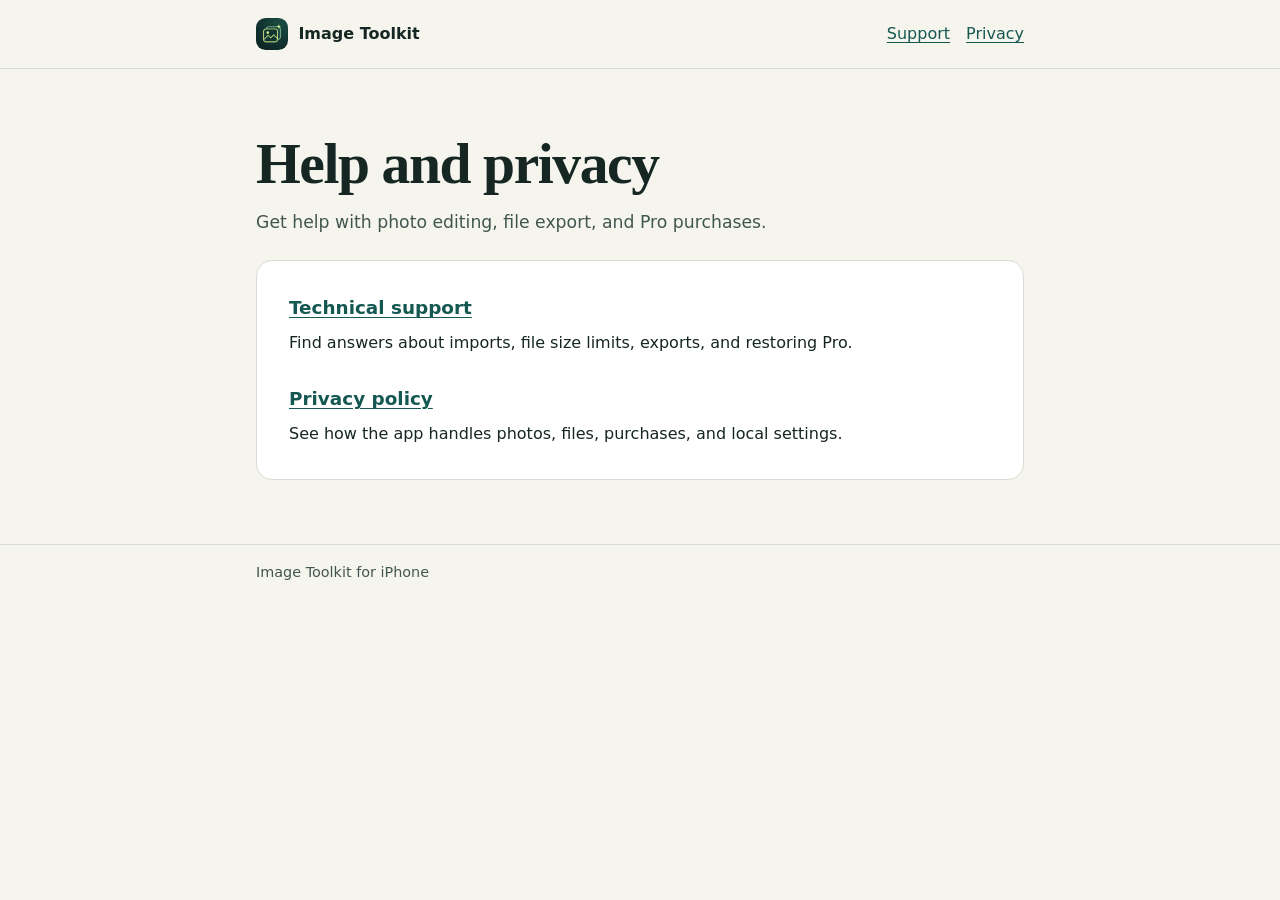
<file: index.html>
<!doctype html>
<html lang="en-US">
<head>
  <meta charset="utf-8">
  <meta name="viewport" content="width=device-width, initial-scale=1">
  <meta name="description" content="Technical support and privacy information for Image Toolkit for iPhone.">
  <title>Help and privacy · Image Toolkit</title>
  <link rel="icon" href="icon.png">
  <link rel="stylesheet" href="style.css">
</head>
<body>
  <header><div class="wrap">
    <a class="brand" href="./"><img src="icon.png" width="32" height="32" alt="">Image Toolkit</a>
    <nav aria-label="Help pages"><a href="support.html">Support</a><a href="privacy.html">Privacy</a></nav>
  </div></header>
  <main class="wrap">
    <h1>Help and privacy</h1>
    <p class="lead">Get help with photo editing, file export, and Pro purchases.</p>
    <article>
      <h2><a href="support.html">Technical support</a></h2>
      <p>Find answers about imports, file size limits, exports, and restoring Pro.</p>
      <h2><a href="privacy.html">Privacy policy</a></h2>
      <p>See how the app handles photos, files, purchases, and local settings.</p>
    </article>
  </main>
  <footer><div class="wrap">Image Toolkit for iPhone</div></footer>
</body>
</html>
</file>
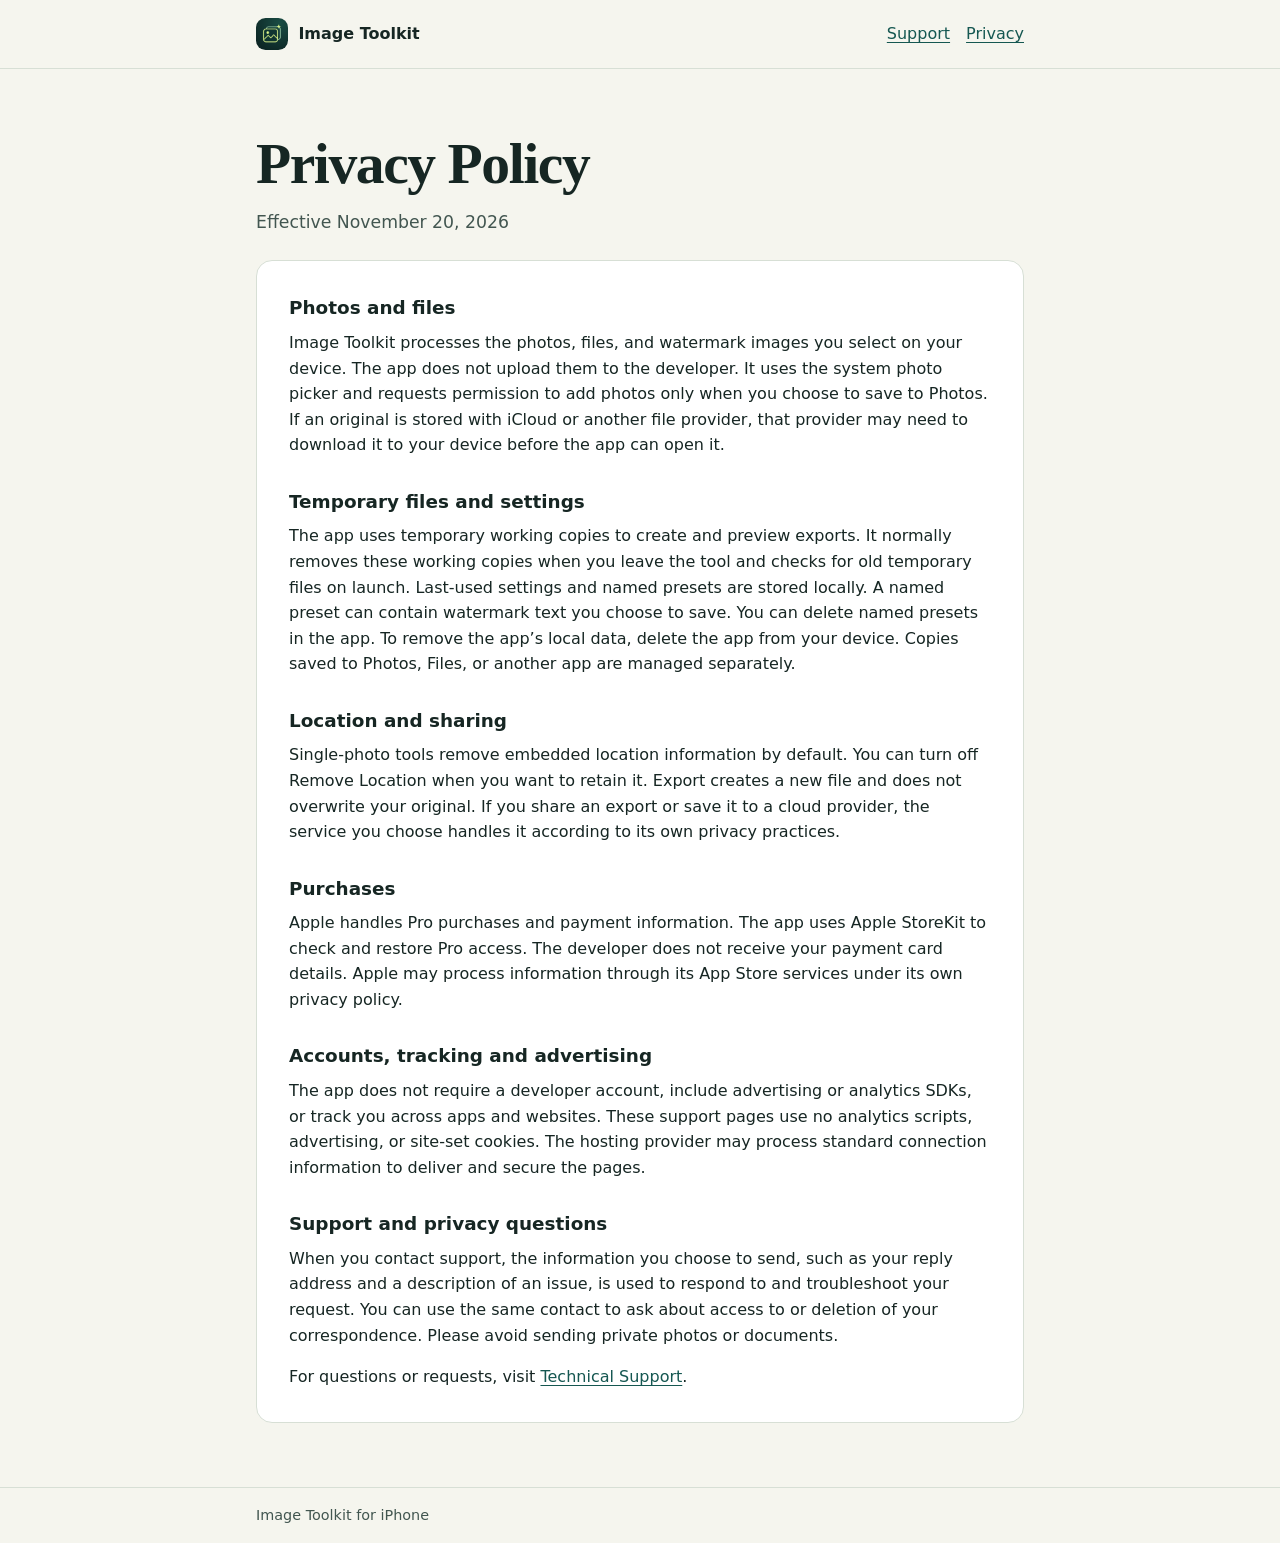
<file: privacy.html>
<!doctype html>
<html lang="en-US">
<head>
  <meta charset="utf-8">
  <meta name="viewport" content="width=device-width, initial-scale=1">
  <meta name="description" content="How Image Toolkit handles photos, files, and purchases.">
  <title>Privacy Policy · Image Toolkit</title>
  <link rel="icon" href="icon.png">
  <link rel="stylesheet" href="style.css">
</head>
<body>
  <header><div class="wrap">
    <a class="brand" href="./"><img src="icon.png" width="32" height="32" alt="">Image Toolkit</a>
    <nav aria-label="Help pages"><a href="support.html">Support</a><a href="privacy.html">Privacy</a></nav>
  </div></header>
  <main class="wrap">
    <h1>Privacy Policy</h1>
    <p class="lead">Effective November 20, 2026</p>
    <article>
      <h2>Photos and files</h2>
      <p>Image Toolkit processes the photos, files, and watermark images you select on your device. The app does not upload them to the developer. It uses the system photo picker and requests permission to add photos only when you choose to save to Photos. If an original is stored with iCloud or another file provider, that provider may need to download it to your device before the app can open it.</p>
      <h2>Temporary files and settings</h2>
      <p>The app uses temporary working copies to create and preview exports. It normally removes these working copies when you leave the tool and checks for old temporary files on launch. Last-used settings and named presets are stored locally. A named preset can contain watermark text you choose to save. You can delete named presets in the app. To remove the app’s local data, delete the app from your device. Copies saved to Photos, Files, or another app are managed separately.</p>
      <h2>Location and sharing</h2>
      <p>Single-photo tools remove embedded location information by default. You can turn off Remove Location when you want to retain it. Export creates a new file and does not overwrite your original. If you share an export or save it to a cloud provider, the service you choose handles it according to its own privacy practices.</p>
      <h2>Purchases</h2>
      <p>Apple handles Pro purchases and payment information. The app uses Apple StoreKit to check and restore Pro access. The developer does not receive your payment card details. Apple may process information through its App Store services under its own privacy policy.</p>
      <h2>Accounts, tracking and advertising</h2>
      <p>The app does not require a developer account, include advertising or analytics SDKs, or track you across apps and websites. These support pages use no analytics scripts, advertising, or site-set cookies. The hosting provider may process standard connection information to deliver and secure the pages.</p>
      <h2>Support and privacy questions</h2>
      <p>When you contact support, the information you choose to send, such as your reply address and a description of an issue, is used to respond to and troubleshoot your request. You can use the same contact to ask about access to or deletion of your correspondence. Please avoid sending private photos or documents.</p>
      <p>For questions or requests, visit <a href="support.html#contact">Technical Support</a>.</p>
    </article>
  </main>
  <footer><div class="wrap">Image Toolkit for iPhone</div></footer>
</body>
</html>
</file>
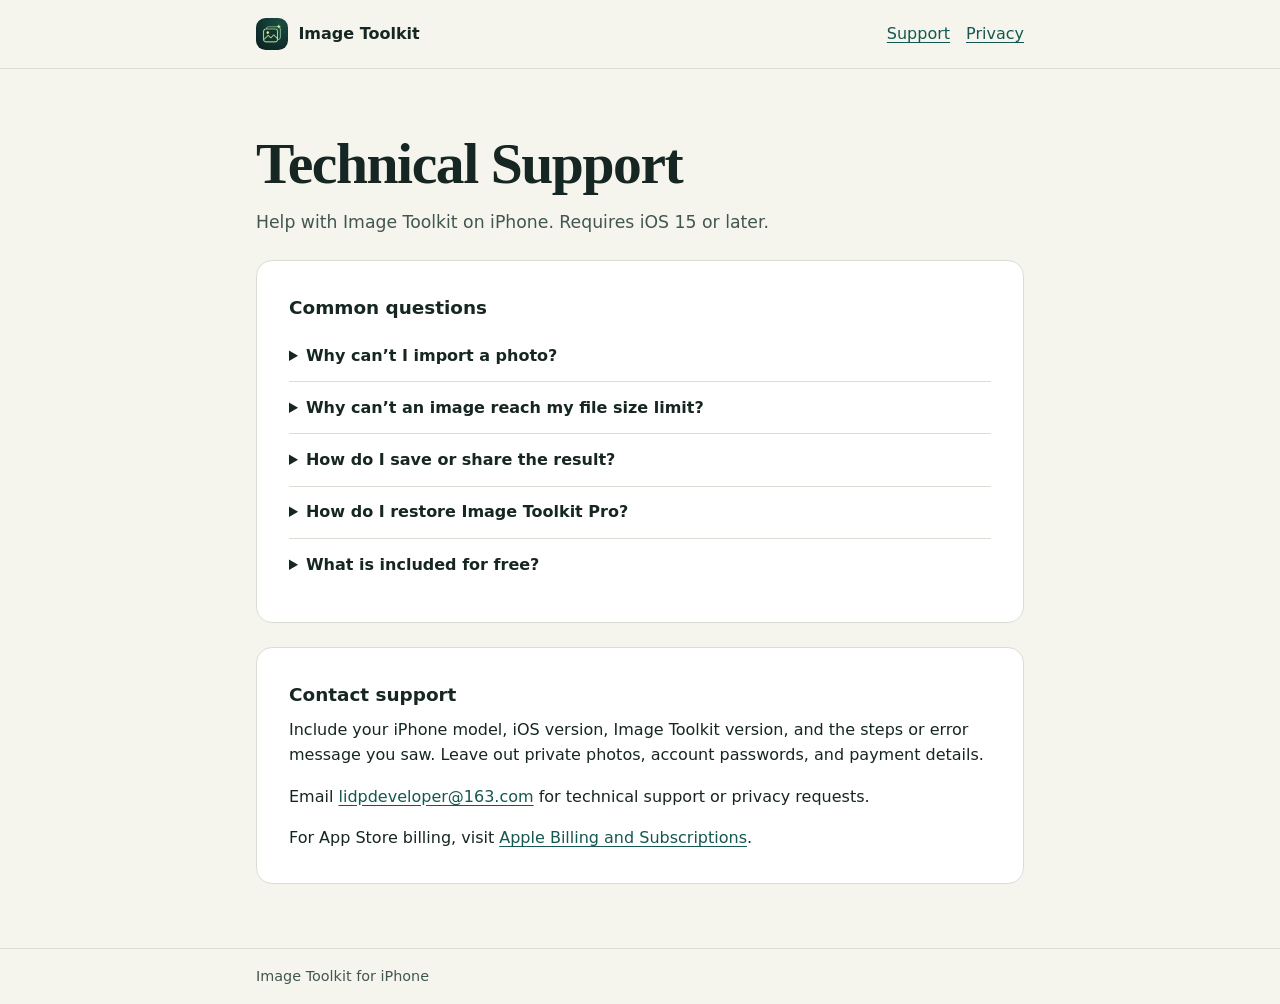
<file: support.html>
<!doctype html>
<html lang="en-US">
<head>
  <meta charset="utf-8">
  <meta name="viewport" content="width=device-width, initial-scale=1">
  <meta name="description" content="Troubleshooting and contact information for Image Toolkit for iPhone.">
  <title>Technical Support · Image Toolkit</title>
  <link rel="icon" href="icon.png">
  <link rel="stylesheet" href="style.css">
</head>
<body>
  <header><div class="wrap">
    <a class="brand" href="./"><img src="icon.png" width="32" height="32" alt="">Image Toolkit</a>
    <nav aria-label="Help pages"><a href="support.html">Support</a><a href="privacy.html">Privacy</a></nav>
  </div></header>
  <main class="wrap">
    <h1>Technical Support</h1>
    <p class="lead">Help with Image Toolkit on iPhone. Requires iOS 15 or later.</p>
    <article>
      <h2>Common questions</h2>
      <details><summary>Why can’t I import a photo?</summary><p>Choose a JPEG, PNG, or HEIC photo. If it is stored in iCloud or another provider, open or download the original first and try again.</p></details>
      <details><summary>Why can’t an image reach my file size limit?</summary><p>A low limit may require smaller dimensions or a different format. Try JPG for photos, increase the limit, or allow smaller pixel dimensions. Check the actual output size on the Results screen.</p></details>
      <details><summary>How do I save or share the result?</summary><p>Use Save to Photos, Save to Files, or Share on the Results screen. If Photos permission is unavailable, enable it in iOS Settings or save a copy to Files. PDFs can be saved to Files or shared.</p></details>
      <details><summary>How do I restore Image Toolkit Pro?</summary><p>Open Settings in Image Toolkit and tap Restore Purchase. Use the same Apple Account you used to buy Pro. Purchases and refund requests are handled by Apple.</p></details>
      <details><summary>What is included for free?</summary><p>Single-photo tools, the first three photos per batch, PDFs of up to five pages, and collages of up to nine photos. You can edit and preview watermarks for free, then export without the watermark or unlock watermark export with Pro.</p></details>
    </article>
    <section class="contact" id="contact">
      <h2>Contact support</h2>
      <p>Include your iPhone model, iOS version, Image Toolkit version, and the steps or error message you saw. Leave out private photos, account passwords, and payment details.</p>
      <p>Email <a href="mailto:lidpdeveloper@163.com">lidpdeveloper@163.com</a> for technical support or privacy requests.</p>
      <p>For App Store billing, visit <a href="https://support.apple.com/billing">Apple Billing and Subscriptions</a>.</p>
    </section>
  </main>
  <footer><div class="wrap">Image Toolkit for iPhone</div></footer>
</body>
</html>
</file>
<file: style.css>
:root {
  color-scheme: light dark;
  --surface: #fff;
  --page: #f5f5ee;
  --text: #162623;
  --muted: #425650;
  --line: #d7dfd5;
  --link: #155751;
}
@media (prefers-color-scheme: dark) {
  :root {
    --surface: #192825;
    --page: #121c1a;
    --text: #f5f6ee;
    --muted: #b3c5be;
    --line: #344a42;
    --link: #d9f588;
  }
}
* { box-sizing: border-box; }
body { margin: 0; background: var(--page); color: var(--text); font: 1rem/1.6 system-ui, sans-serif; }
.wrap { width: min(calc(100% - 2rem), 48rem); margin-inline: auto; }
header { border-bottom: 1px solid var(--line); }
header .wrap { min-height: 4.25rem; display: flex; justify-content: space-between; align-items: center; flex-wrap: wrap; gap: .5rem 1.5rem; padding-block: .65rem; }
.brand { display: flex; align-items: center; gap: .65rem; color: inherit; text-decoration: none; font-weight: 700; }
.brand img { border-radius: .6rem; }
nav { display: flex; flex-wrap: wrap; gap: 1rem; }
a { color: var(--link); overflow-wrap: anywhere; text-underline-offset: .18em; }
a:focus-visible, summary:focus-visible { outline: 2px solid var(--link); outline-offset: .25rem; }
main { padding-block: clamp(2rem, 7vw, 4rem); }
h1 { font: 700 clamp(2.25rem, 7vw, 3.6rem)/1.08 Georgia, serif; margin: 0 0 .85rem; letter-spacing: -.025em; }
h2 { font-size: 1.15rem; margin: 1.8rem 0 .45rem; }
p { margin: 0 0 1rem; }
.lead { color: var(--muted); font-size: 1.08rem; }
article, .contact { background: var(--surface); border: 1px solid var(--line); border-radius: 1rem; padding: clamp(1.15rem, 4vw, 2rem); margin-top: 1.5rem; }
article h2:first-child, .contact h2 { margin-top: 0; }
article p:last-child, .contact p:last-child { margin-bottom: 0; }
details { padding-block: .8rem; border-bottom: 1px solid var(--line); }
details:last-child { border-bottom: 0; }
summary { cursor: pointer; font-weight: 650; }
details p { margin: .55rem 0 0; }
footer { color: var(--muted); border-top: 1px solid var(--line); padding-block: 1rem; font-size: .9rem; }
</file>
